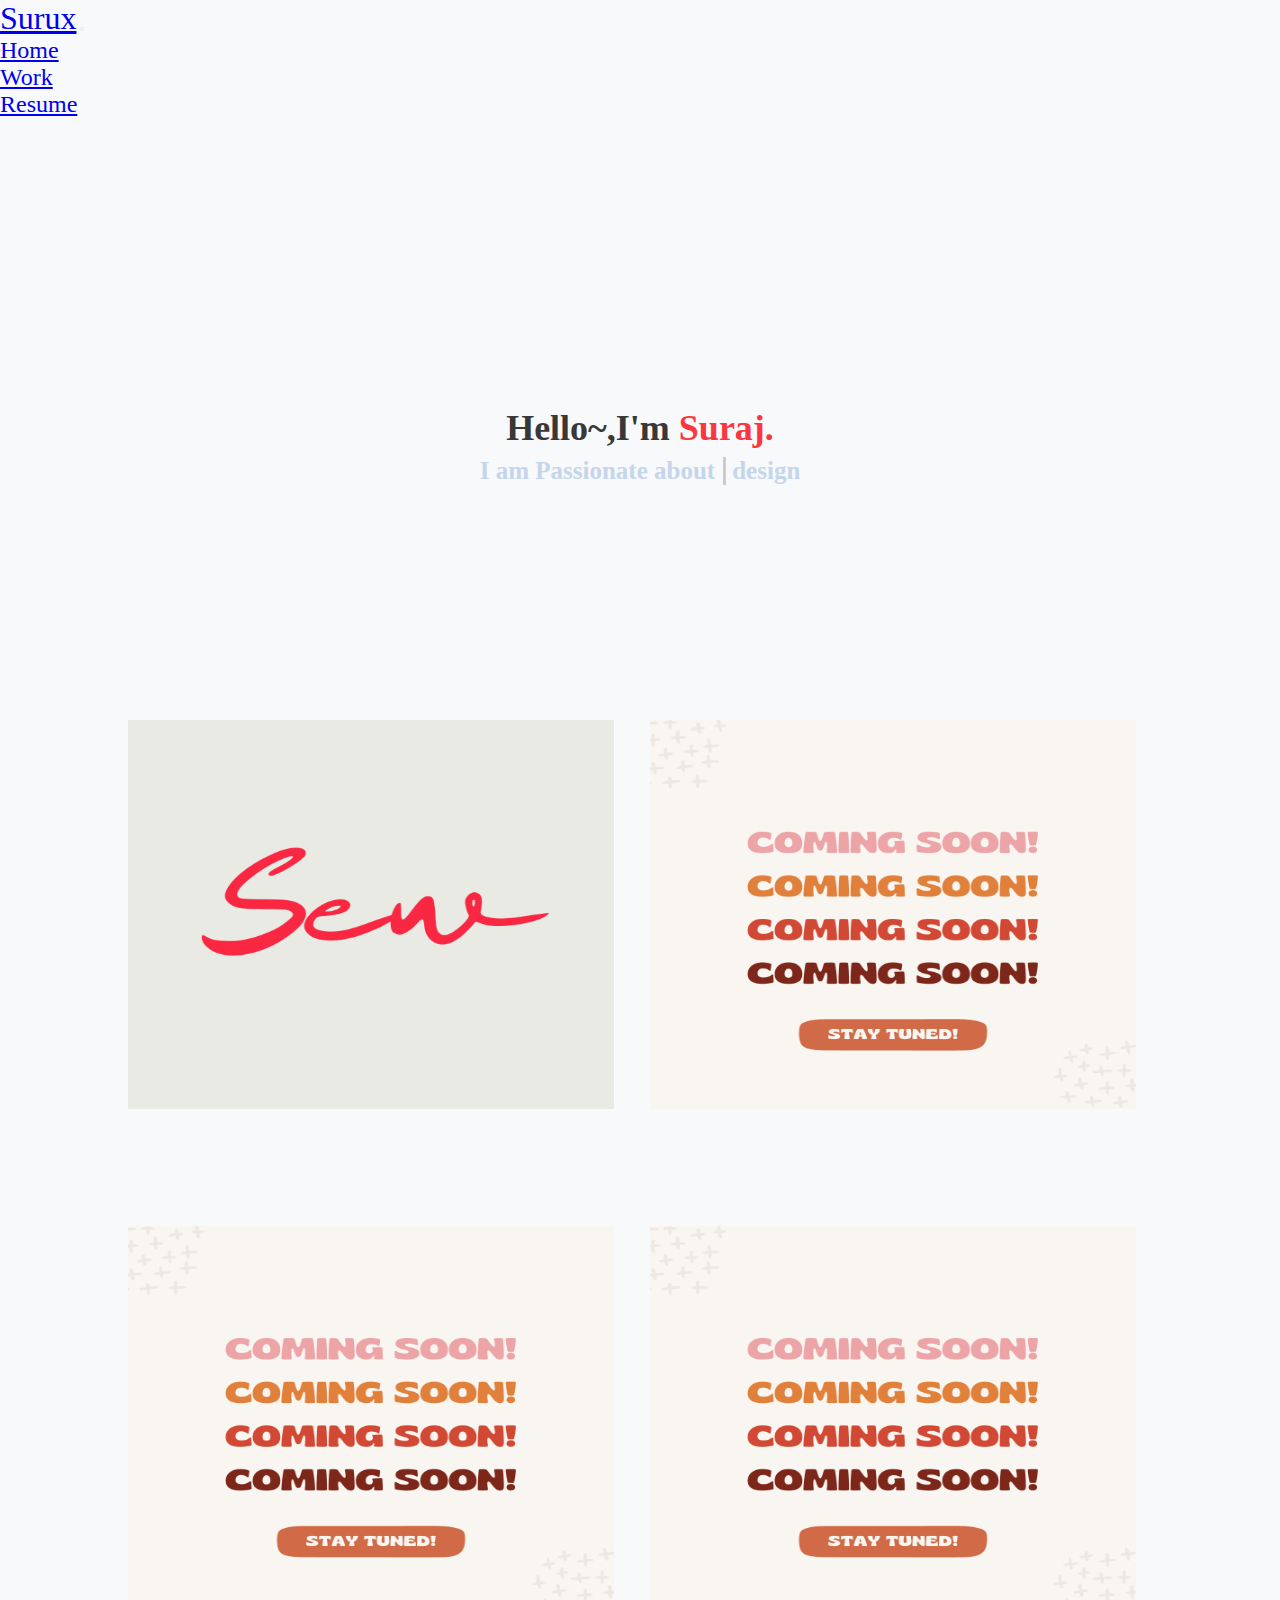
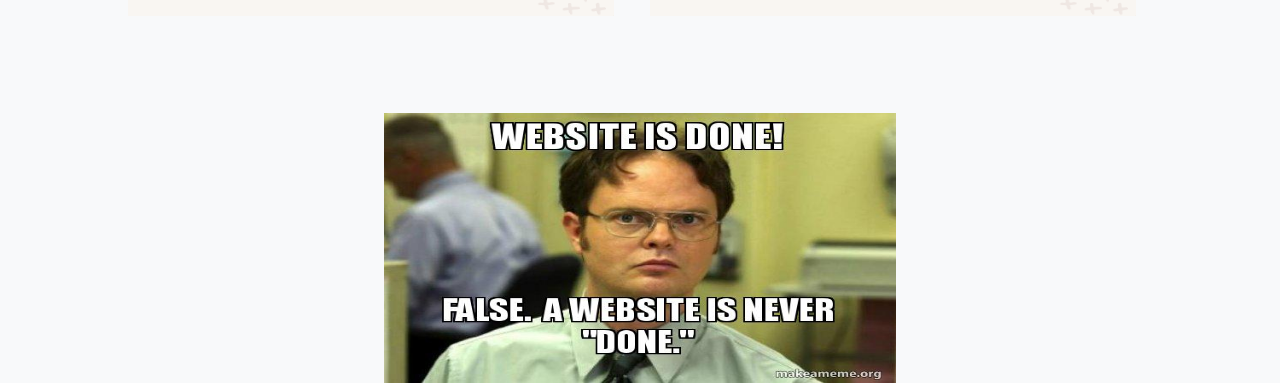
<file: index.html>
<html lang="en">
<head>
  <meta charset="UTF-8">
  <meta http-equiv="X-UA-Compatible" content="IE=edge">
  <meta name="viewport" content="width=device-width, initial-scale=1.0">
  <title>Surux</title>
  <!-- boootstrap -->
  <link href="https://cdn.jsdelivr.net/npm/bootstrap@5.1.3/dist/css/bootstrap.min.css" rel="stylesheet" integrity="sha384-1BmE4kWBq78iYhFldvKuhfTAU6auU8tT94WrHftjDbrCEXSU1oBoqyl2QvZ6jIW3" crossorigin="anonymous">
  <script src="https://cdn.jsdelivr.net/npm/bootstrap@5.1.3/dist/js/bootstrap.bundle.min.js" integrity="sha384-ka7Sk0Gln4gmtz2MlQnikT1wXgYsOg+OMhuP+IlRH9sENBO0LRn5q+8nbTov4+1p" crossorigin="anonymous"></script>
  <link rel="stylesheet" href="mainstyle.css">
  <link rel="icon" href="./Images/Icon.ico" type="image/ico" />


</head>
<body>
  <nav class="navbar navbar-expand-lg navbar-light bg-light">
    <div class="container-fluid">
      <a class="navbar-brand" href="#">Surux</a>
      <button class="navbar-toggler" type="button" data-bs-toggle="collapse" data-bs-target="#navbarNav" aria-controls="navbarNav" aria-expanded="false" aria-label="Toggle navigation">
        <span class="navbar-toggler-icon"></span>
      </button>
      <div class="collapse navbar-collapse" id="navbarNav">
        <ul class="navbar-nav  ms-auto mb-2 mb-lg-0" >
          <li class="nav-item">
            <a class="nav-link active" aria-current="page" href="#">Home</a>
          </li>
          <li class="nav-item">
            <a class="nav-link" href="#">Work</a>
          </li>
          <li class="nav-item">
            <a class="nav-link" href="#">Resume</a>
          </li>
        </ul>
      </div>
    </div>
  </nav>


  <div class="heading">
    <h1>Hello~,I'm <span>Suraj.</span></h1>
    <div class="sub-heading">
      <p>I am Passionate about <span class="typed-text"></span><span class="cursor">&nbsp;</span> design</p>
    </div>
  </div>



  

  <div class="main">
    <div class="container">
      <div class="box"><a href="./newpage/index.html"><img src="./Images/Sew.png" alt="" srcset=""></a>
      <p>hello</p>
      </div>
      <div class="box"><img src="./Images/www.surux.meux.png" alt="" srcset=""></div>
      <div class="box"><img src="./Images/www.surux.meux.png" alt="" srcset=""></div>
      <div class="box"><img src="./Images/www.surux.meux.png" alt="" srcset=""></div>
    </div>


    <footer>
      <img src="./Images/website-is-done.jpg" alt="" srcset="">
    </footer>

  </div>

 

  

  <script src="index.js"></script>
</body>
</html>
</file>
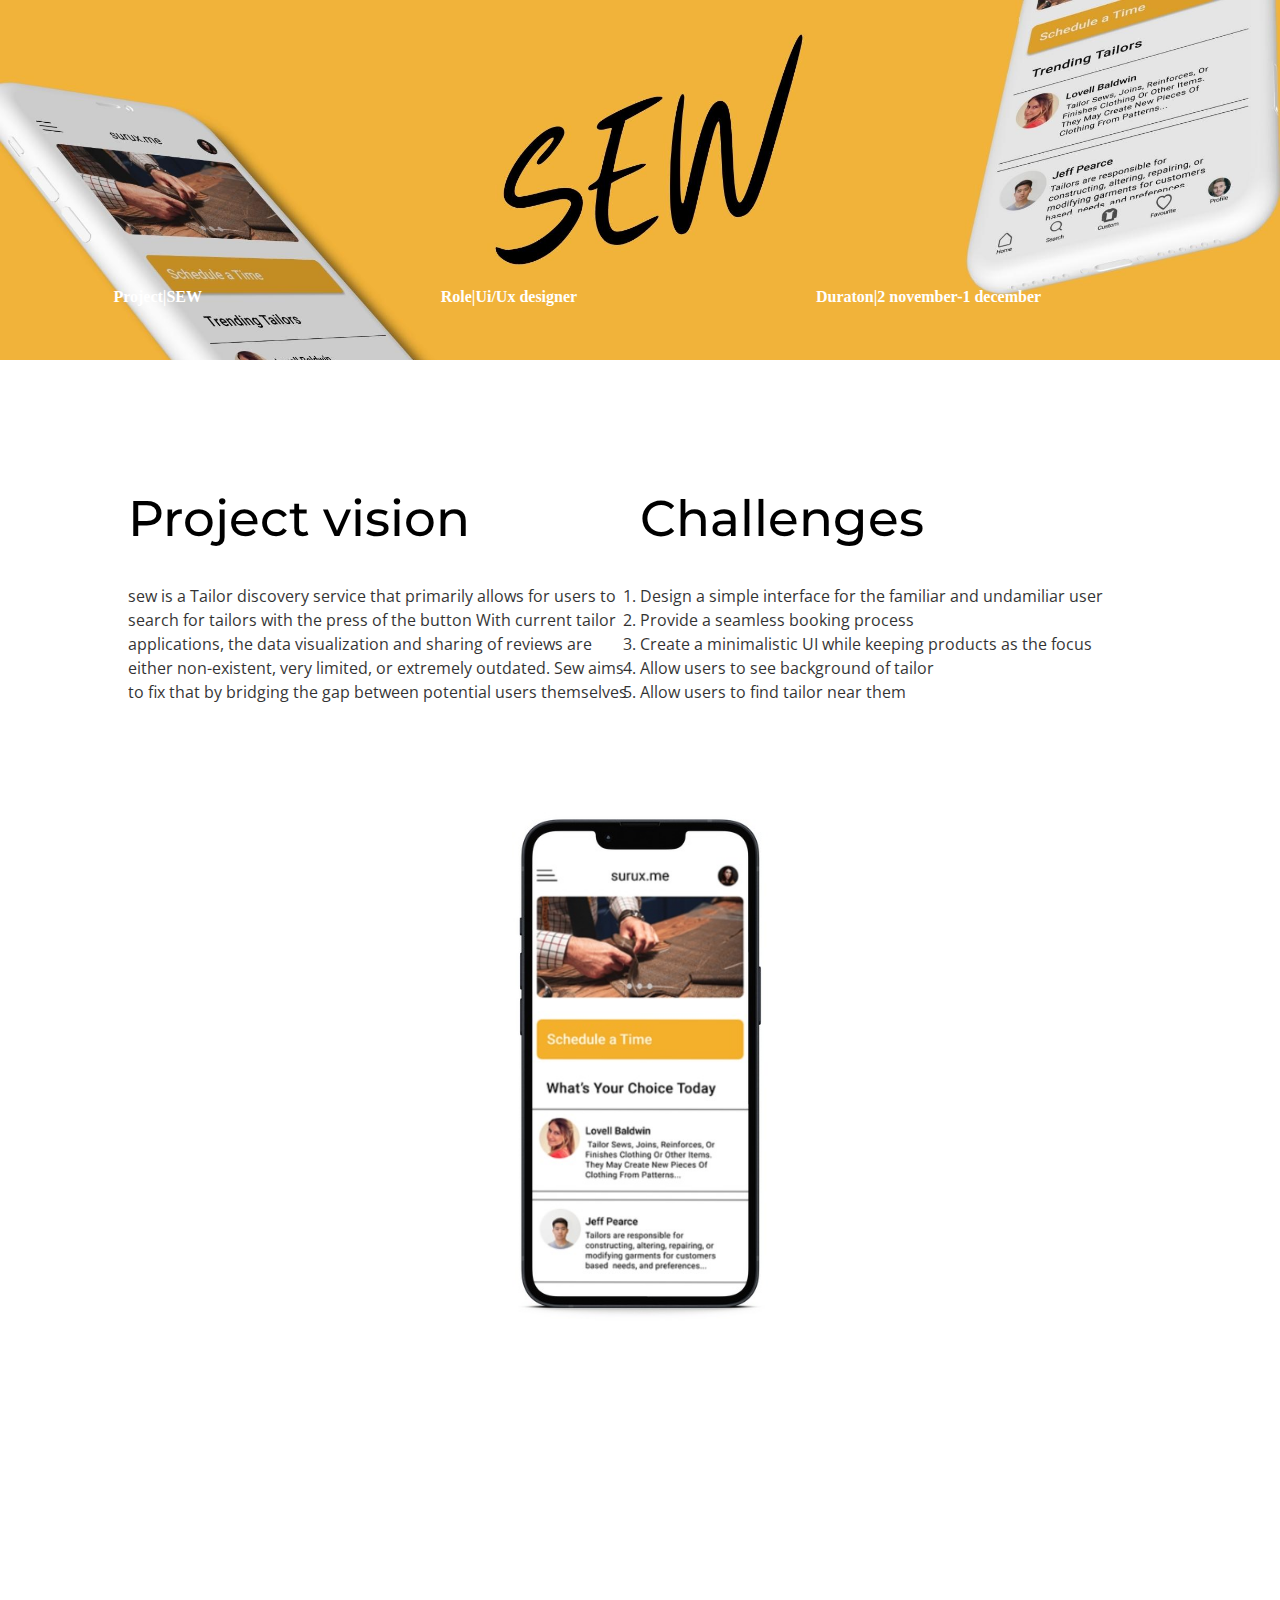
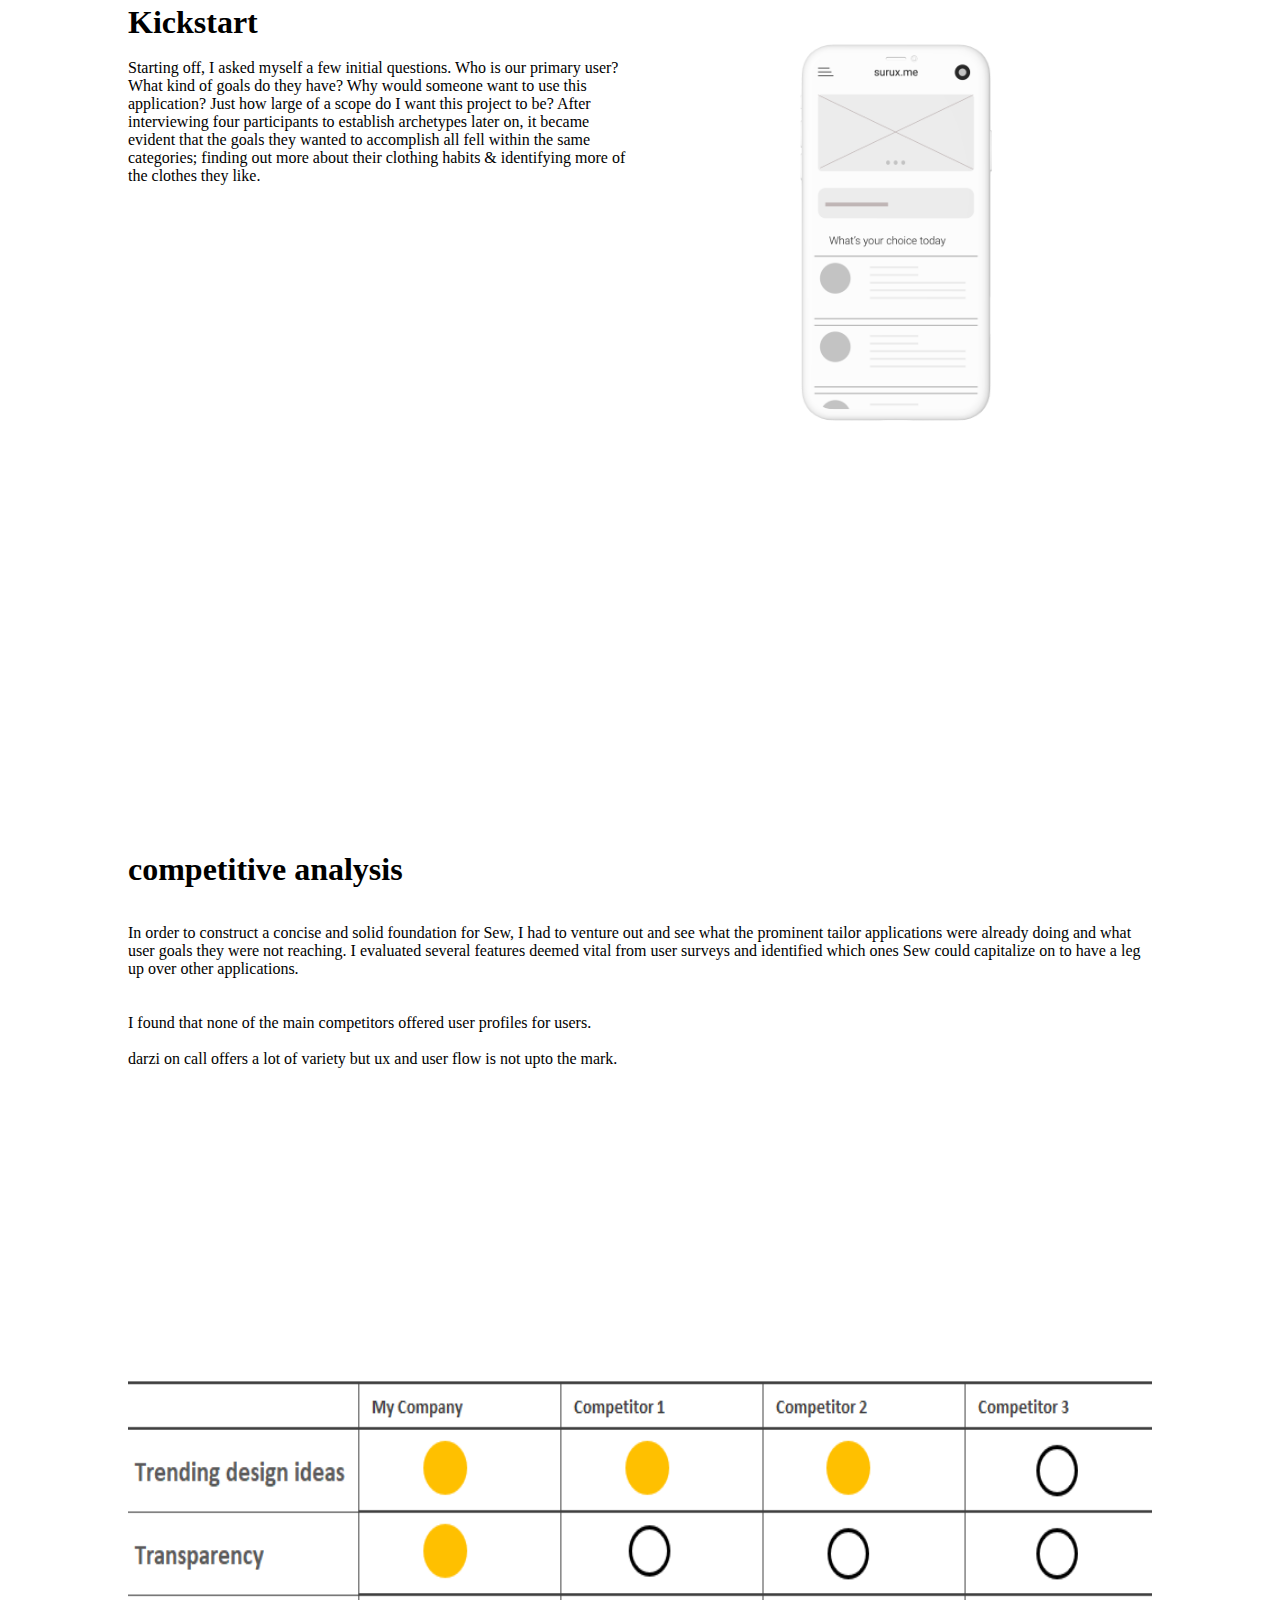
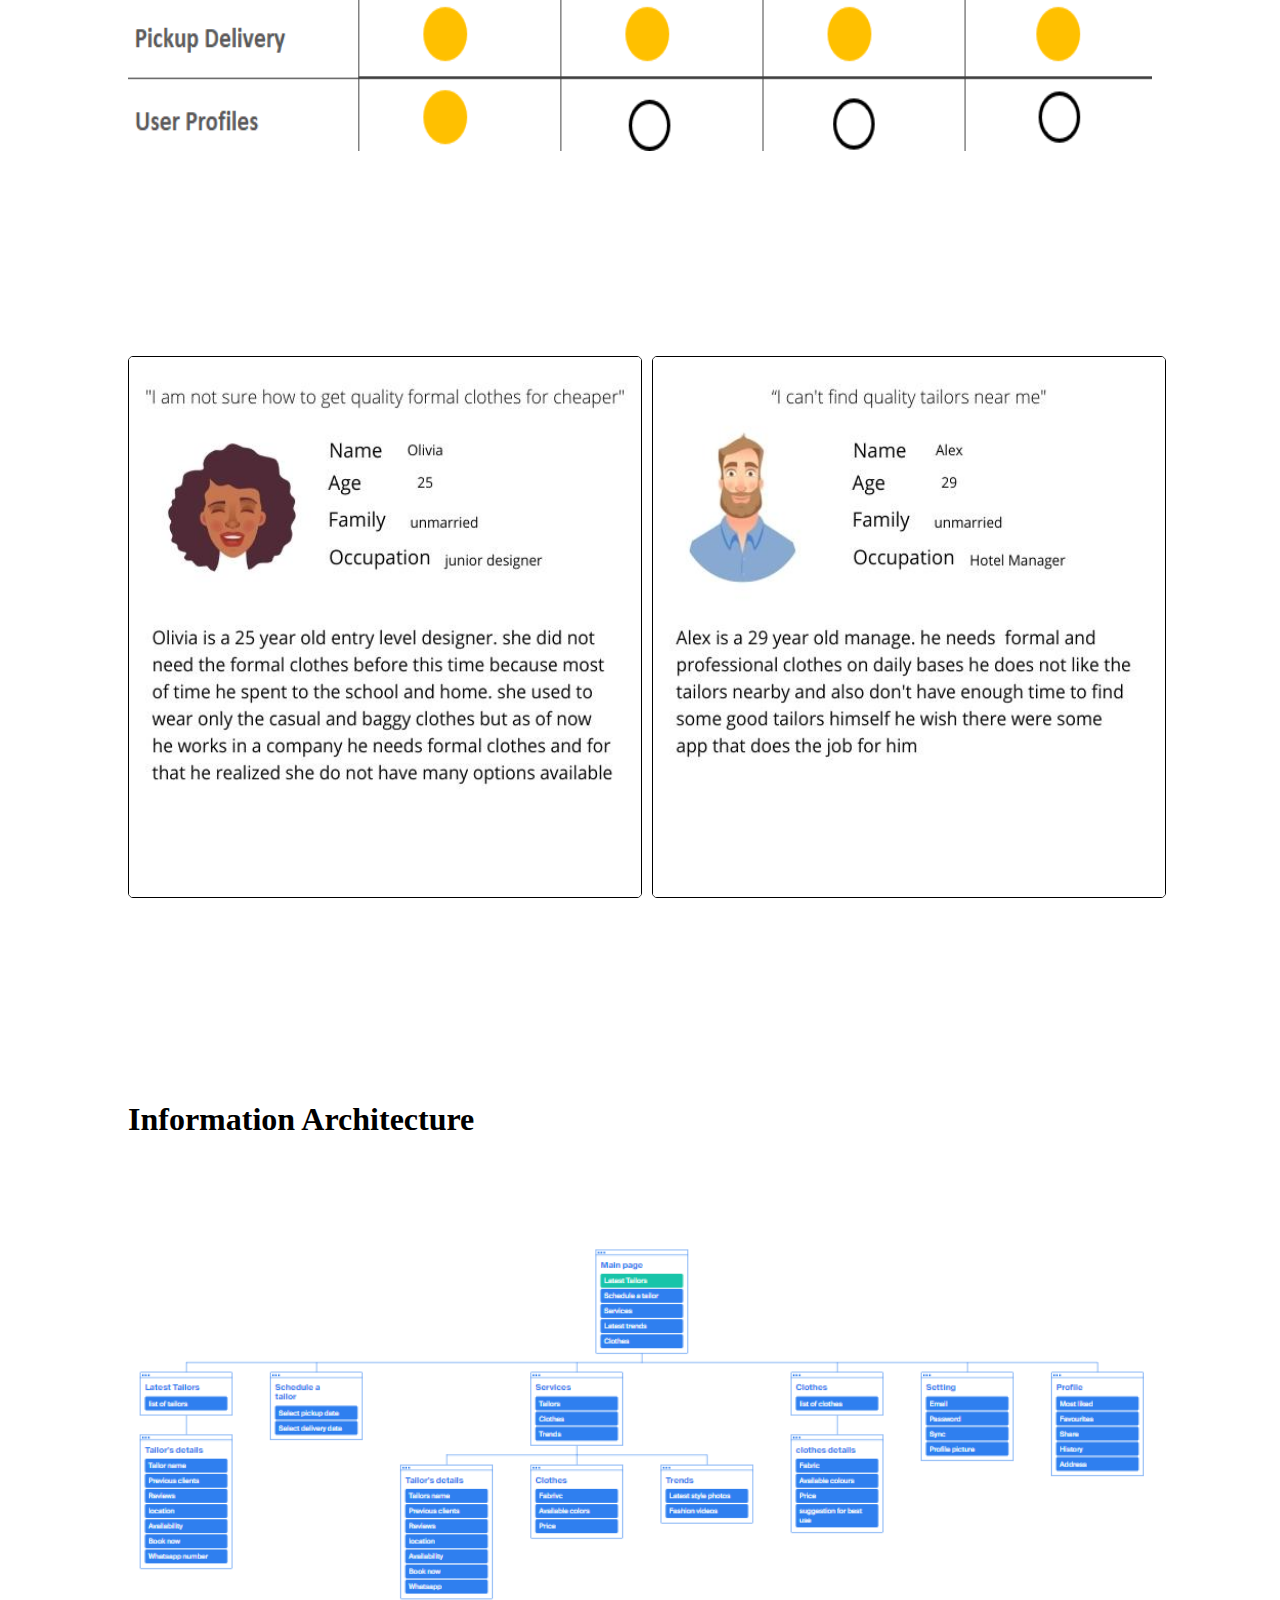
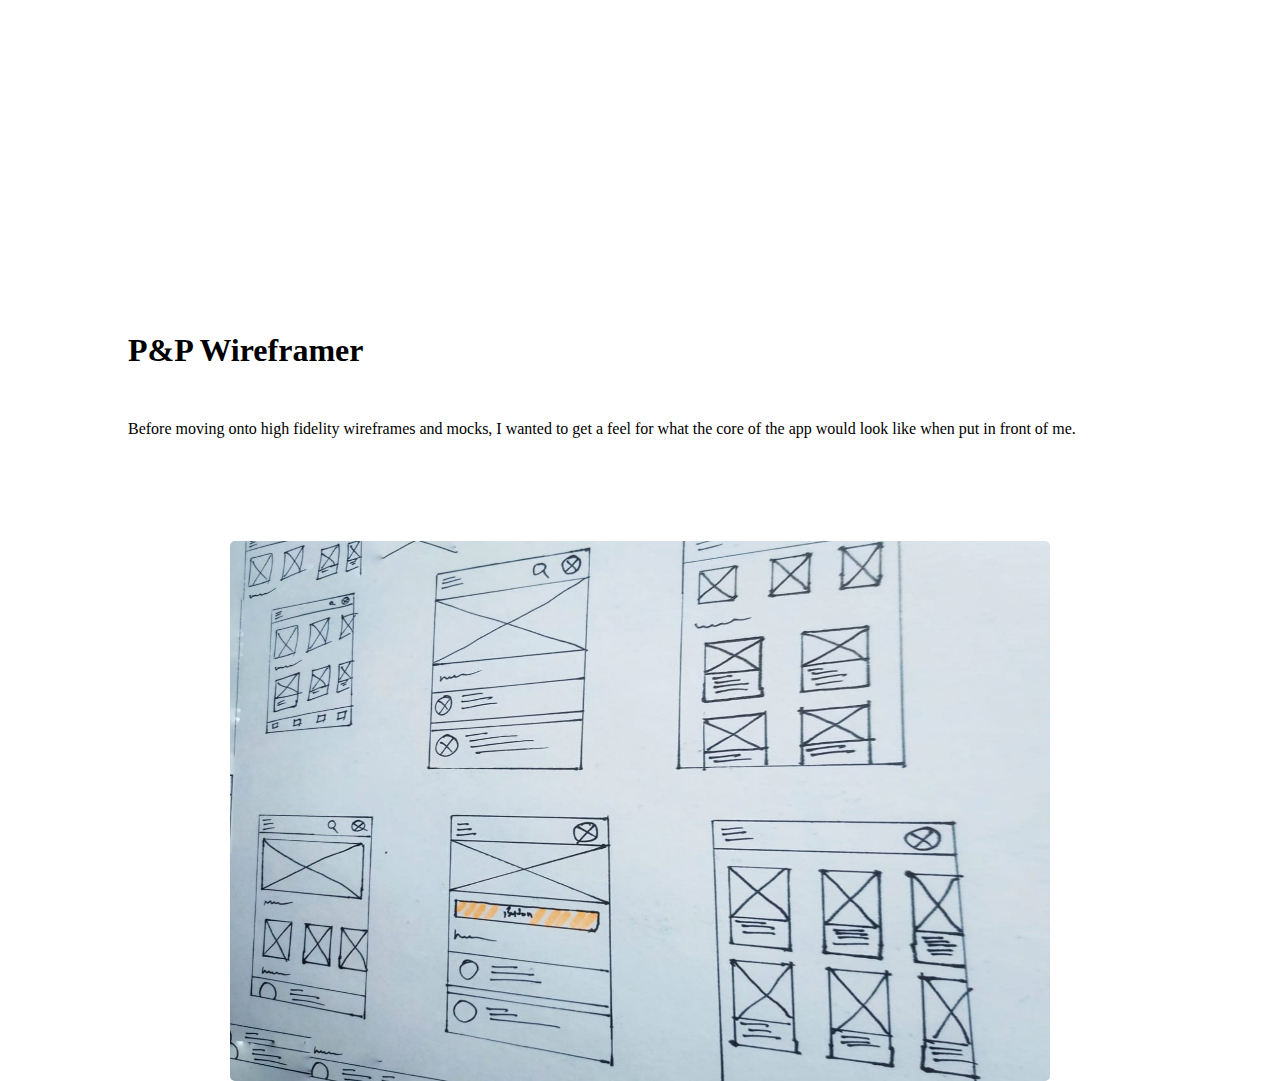
<file: newpage/index.html>
<html lang="en">
<head>
  <meta charset="UTF-8">
  <meta http-equiv="X-UA-Compatible" content="IE=edge">
  <meta name="viewport" content="width=device-width, initial-scale=1.0">
  <title>Surux</title>
  <link rel="stylesheet" href="firststyle.css">



  <!-- font -->
<link rel="preconnect" href="https://fonts.googleapis.com">
<link rel="preconnect" href="https://fonts.gstatic.com" crossorigin>
<link href="https://fonts.googleapis.com/css2?family=Montserrat:wght@400;700&display=swap" rel="stylesheet">
<!-- font -->
<link rel="preconnect" href="https://fonts.googleapis.com">
<link rel="preconnect" href="https://fonts.gstatic.com" crossorigin>
<link href="https://fonts.googleapis.com/css2?family=Open+Sans&display=swap" rel="stylesheet">

<!-- boootstrap -->
<link href="https://cdn.jsdelivr.net/npm/bootstrap@5.1.3/dist/css/bootstrap.min.css" rel="stylesheet" integrity="sha384-1BmE4kWBq78iYhFldvKuhfTAU6auU8tT94WrHftjDbrCEXSU1oBoqyl2QvZ6jIW3" crossorigin="anonymous">
<script src="https://cdn.jsdelivr.net/npm/bootstrap@5.1.3/dist/js/bootstrap.bundle.min.js" integrity="sha384-ka7Sk0Gln4gmtz2MlQnikT1wXgYsOg+OMhuP+IlRH9sENBO0LRn5q+8nbTov4+1p" crossorigin="anonymous"></script>

  <link rel="icon" href="./Images/Icon.ico" type="image/ico" />
  
</head>
<body>
    <div class="banner">
       <div class="text">
        <h4>Project|SEW</h4>&nbsp;&nbsp;&nbsp;
       
        <h4>Role|Ui/Ux designer</h4>&nbsp;&nbsp;&nbsp;
        <h4>Duraton|2 november-1 december</h4>&nbsp;&nbsp;&nbsp;
       </div>
    </div>
    <div class="text-mobile">
        <br>
        <h4>Project|SEW</h4><br>
         <h4>Role|Ui/Ux designer</h4><br>
        <h4>Duraton|2 November-1 December</h4><br>
       
    </div>
    <!-- <div class="text">
        <h4>Role|Ui/Ux designer</h4>&nbsp;&nbsp;&nbsp;
        <h4>Duraton|2 march-4march</h4>&nbsp;&nbsp;&nbsp;
        <h4>Role|Ui/Ux designer</h4>&nbsp;&nbsp;&nbsp;
    </div> -->
   
    <main>
        <div class="challenges">
            <div class="vision">
                <h1>Project vision</h1><br><br>
                <p>sew is a Tailor discovery service that primarily allows for users to search for tailors with the press of the button  With current tailor applications, the data visualization and sharing of reviews are either non-existent, very limited, or extremely outdated. Sew aims to fix that by bridging the gap between potential users themselves</p>

            </div>
            <div class="challenge">
                <h1>Challenges</h1>
                <br><br>
                <ol>
                    <li>Design a simple interface for the familiar and undamiliar user</li>
                    <li>Provide a seamless booking process</li>
                    <li>Create a minimalistic UI while keeping products as the focus</li>
                    <li>Allow users to see background of tailor</li>
                    <li>Allow users to find tailor near them</li>
                </ol>

            </div>
        </div>
        <div class="image">
            <img src="./Images/mobile-mockup.jpg" alt="" srcset="">
        </div>
        <div class="kickstart">
            <div class="kickstart-text">
                <h1>Kickstart</h1><br>
                <p>Starting off, I asked myself a few initial questions. Who is our primary user? What kind of goals do they have? Why would someone want to use this application? Just how large of a scope do I want this project to be? After interviewing four participants to establish archetypes later on, it became evident that the goals they wanted to accomplish all fell within the same categories; finding out more about their clothing habits & identifying more of the clothes they like.</p>

            </div>
            <div class="kickstart-image">
                <img src="./Images/kickstart-wireframe.png" alt="" srcset="">
            </div>
        </div>


        <div class="competitive">
          

            <div class="competitive-text">
             
                <h1>competitive analysis</h1><br><br>
                <p>In order to construct a concise and solid foundation for Sew, I had to venture out and see what the prominent tailor applications were already doing and what user goals they were not reaching.  I evaluated several features deemed vital from user surveys and identified which ones Sew could capitalize on to have a leg up over other applications. <br> <br><br>

                    I found that none of the  main competitors offered user profiles  for users. 
                    <br><br>
                    darzi on call offers a lot of variety but ux and user flow is not upto the mark.</p>
            </div>
            <div class="competitive-image">
                <img src="./Images/competetive analysis.png" alt="" srcset="">
            </div>
         
       
        </div>
      

        <div class="persona">
            <img class="modal-target" src="./Images/user-persona-female.jpg" alt="" srcset="">
            <img class="modal-target" src="./Images/user-persona-male.jpg" alt="" srcset="">
        </div>

        <div class="infoarchietecture">
            <div class="info-text">
                <h1>Information Architecture</h1>
            </div>
            <div class="info-image">
                <img class="modal-target" src="./Images/information-archietecture.png" alt="" srcset="">
            </div>
        </div>



        <div class="wireframes">
            <div class="wireframe-text">
                <h1>P&P Wireframer</h1>
                <p>Before moving onto high fidelity wireframes and mocks, I wanted to get a feel for what the core of the app would look like when put in front of me.</p>
            </div>
            <div class="wireframes-image">
                <img id="wire" class="modal-target" src="./Images/wireframes.jpeg" alt="" srcset="">
            </div>
        </div>

        <div id="modal" class="modal">
            <span id="modal-close" class="modal-close">&times;</span>
            <img id="modal-content" class="modal-content">
            <div id="modal-caption" class="modal-caption"></div>

        <script src="main.js"></script>

    </main>


</body>
</html>
</file>
<file: mainstyle.css>
*{
    margin: 0%;
    padding: 0%;
    box-sizing: border-box;
}
body{
    background-color: #F8F9FA ;
}
nav{
    height: 20%;
}
.container-fluid .navbar-brand{
    font-size: 2rem;
}
ul li a{
    font-size: 1.5rem;
}
.heading{
    width: 100%;
    height: 60vh;
    display: flex;
    flex-direction: column;
    justify-content: center;
    align-items: center;
    text-align: center;
    background-color: #F8F9FA;
    /* background-color: black; */
}
.heading h1{
    font-size: 36px;
    font-weight: bold;
    color: #383838;
}
.heading span{
    color: #FB3640;
}

.sub-heading {
    /* height: 100vh; */
    /* margin-top: 10%; */
    /* display: flex; */
    /* justify-content: center; */
    /* align-items: center; */
    background-color: #F8F9FA;
  }
  .sub-heading p {
    font-size: 25px;
    padding: 0.5rem;
    font-weight: 600;
    /* letter-spacing: 0.1rem;
    text-align: center;
    overflow: hidden; */
    color: #C5D5EC;
  }
  .sub-heading p span.typed-text {
    font-weight: normal;
    color: #FB3640;
  }
  .sub-heading p span.cursor {
    display: inline-block;
    background-color: #ccc;
    margin-left: 0.1rem;
    width: 3px;
    animation: blink 1s infinite;
  }
  .sub-heading p span.cursor.typing {
    animation: none;
  }
  @keyframes blink {
    0%  { background-color: #ccc; }
    49% { background-color: #ccc; }
    50% { background-color: transparent; }
    99% { background-color: transparent; }
    100%  { background-color: #ccc; }
}


.main{
    width: 80%;
    height: max-content;
    margin-left: 10%;
    background-color: #F8F9FA;
}


    /* html {
        background-color: #000;
    } */

.container {
    width: 100%;
    height: auto;
    background-color: #F8F9FA;
    display: grid;
    grid-template-columns: 50% 50%;
    grid-row: auto auto;
    grid-column-gap: 10px;
    /* margin-right: 10%; */
    grid-row-gap: 20px;
    /* background-color: green; */
}
.box img {
    /* background-color: green; */
    padding-right: 5%;
    width: 100%;
    height: 80%;    
    /* border-radius: 10px; */
}
.box img:hover p{
    cursor: pointer;
    display: inline-flex;
}
.box p{
    position: relative;
    bottom: 50%;
    display: none;
}
 footer{
    width: 100%;
    display: flex;
    height: 30vh;
    justify-content: center;
}
footer img{
    width: 50%;
    height: 100%;
}
 






@media only screen and (max-width: 600px) {
    body{
        background-color: #F8F9FA;
    }
    .heading{
        height: 30%;
        /* background-color: hotpink; */
    }
    .heading h1{
        font-size: 2rem;
        font-weight: bold;
        /* color: #FE9920; */
    }
    .sub-heading p {
        font-size: 1rem;
        padding: 0.5rem;
        font-weight: bold;
        letter-spacing: 0.1rem;
        text-align: center;
        overflow: hidden;
      }
    
    .container {
        width: 100%;
        height: auto;
        background-color: #F8F9FA;
        display: grid;
        grid-template-columns:100%;
        grid-row: auto auto;
        grid-column-gap: 20px;
        grid-row-gap: 20px;
    }
    footer{
        width: 100%;
        margin-left: 0%;
        height: 25vh;
        background-color: hotpink;
    }
    footer img{
        width: 100%;
        height: 100%;
    }
}
</file>
<file: newpage/firststyle.css>
*{
     margin: 0%;
     padding: 0%;
 }

 .banner{
    width: 100%;
    height: 40%;
    background-image: url("./Images/Stay.jpg");
    background-size: cover;
}

.text{
    display: flex;
    position: relative;
    top: 80%;
    color: white;
    justify-content: space-evenly;
    /* left: 20%; */
}
.text-mobile{
    display: none;
}
.challenges h1{
    font-family: 'Montserrat', sans-serif;
    font-size: 3.1rem;
    font-weight: 500;
}
.challenges p, .challenge li{
    font-size: 1rem;
    line-height: 1.5;
    text-align: left;
    font-weight: 400;
    opacity: 80%;
    /* line-break: 1.5; */
    font-family: 'Open Sans', sans-serif;;
}

main{
    width: 80%;
    margin-top: 10%;
    margin-left: 10%;
    display: flex;
    flex-direction: column;
    justify-content: space-evenly;
}

.challenges{
    display: flex;
}
.vision{
    width: 50%;
     
}
.challenge{
    width: 50%;
    float: right;
}
.image{
    width: 100%;
    /* margin-top: 20%; */
    height: 100vh;
}
.image img{
    width: 100%;
}
.kickstart{
    width: 100%;
    height: 60vh;
    display: flex;
}
.kickstart-text{
    width: 50%;
     
}
.kickstart-image{
    width: 50%;
    float: right;
    /* background-color: beige; */
}
.kickstart-image img{
    width: 100%;
    height: auto;
}  
.competitive{
    width: 100%;
    height: 100vh;
    margin: 30% 0% 0% 0%;
}
.competitive-text{
    width: 100%;
    height: 50%;
}

.competitive-image{
    width: 100%;
    height: 50%;
}
.competitive-image img{
    width: 100%;
    height: 100%;
}
.persona{
    width: 100%;
    height: 60vh;
    display: flex;
    /* column-gap: 5rem; */
    margin-top: 20%;
    flex-direction: row;
}
.persona img{
    width: 50%;
    border: 1px solid black;
    margin-right:1%;
    height:100%;
}
.infoarchietecture{
    width: 100%;
    margin-top: 20%;
    height: max-content;
}
.info-text{
    width: 50%;
    height: max-content;
    margin-bottom: 10%;
}
.info-image{
    width: 100%;
    height: max-content;
}
.info-image img{
    width: 100%;
    height: 80%;
}
.wireframes{
    margin-top: 10%;
}
.wireframe-text{
    margin: 20% 0% 0% 0%;
}
.wireframe-text h1{
    margin: 5% 0%;
}
.wireframes-image{
    width: 80%;
    margin-left: 10%;
    margin-top: 10%;
    height: 60vh;
}
.wireframes-image img{
    width: 100%;
    height: 100%;
}




/* modal image starts here */


.modal-target {
    width: 300px;
    border-radius: 5px;
    cursor: pointer;
    transition: 0.3s;
  }
  
  .modal-target:hover {opacity: 0.7;}
  
  /* The Modal (background) */
  .modal {
    display: none; /* Hidden by default */
    position: fixed; /* Stay in place */
    z-index: 1; /* Sit on top */
    padding-top: 100px; /* Location of the box */
    left: 0;
    top: 0;
    width: 100%; /* Full width */
    height: 100%; /* Full height */
    overflow: auto; /* Enable scroll if needed */
    background-color: rgb(0,0,0); /* Fallback color */
    background-color: rgba(0,0,0,0.8); /* Black w/ opacity */
  }
  
  /* Modal Content (image) */
  .modal-content {
    margin: auto;
    display: block;
    width: 80%;
    opacity: 1 !important;
    max-width: 1200px;
  }
  
  /* Caption of Modal Image */
  .modal-caption {
    margin: auto;
    display: block;
    width: 80%;
    max-width: 1200px;
    text-align: center;
    color: white;
    font-weight: 700;
    font-size: 1em;
    margin-top: 32px;
  }
  
  /* Add Animation */
  .modal-content, .modal-caption {  
    -webkit-animation-name: zoom;
    -webkit-animation-duration: 0.6s;
    animation-name: zoom;
    animation-duration: 0.6s;
  }
  
  @-webkit-keyframes zoom {
    from {-webkit-atransform:scale(0)} 
    to {-webkit-transform:scale(1)}
  }
  
  @keyframes zoom {
    from {transform:scale(0)} 
    to {transform:scale(1)}
  }
  
  /* The Close Button */
  .modal-close {
    position: absolute;
    top: 15px;
    right: 35px;
    color: #f1f1f1;
    font-size: 40px;
    font-weight: bold;
    transition: 0.3s;
  }
  
  .modal-close:hover,
  .modal-close:focus {
    color: #bbb;
    text-decoration: none;
    cursor: pointer;
  }



/* modal image ends here */
  














@media (max-width:600px) {
    .banner{
        width: 100%;
        height: 20%;
        background-image: url("./Images/Stay.jpg");
        background-size: 100% 100%;
    }
    .text{
        /* display: flex;
        width: max-content;
        flex-direction: column;
        background-color: blue; */
        display: none;
      
    }
    .text-mobile{
        width: 100%;
        display: block;
    }
    .text-mobile h4{
        font-size: 1rem;
    }
    main{
        width: 100%;
        margin-top: 10%;
        margin-left: 0%;
    }
    .challenges{
        display: flex;
        flex-direction: column;
    }
    .vision{
        width: 100%;
        margin: 10% 0%;
         
    }
    .challenge{
        width: 100%;
    }
    .image{
        width: 100%;
        height: 40%;
    }
    .image img{
        width: 100%;
    }
    .kickstart{
        width: 100%;
        margin: 10% 0%;
        height: 60vh;
        display: flex;
        flex-direction: column;
    }
    .kickstart-text{
        width: 100%;
         
    }
    .kickstart-image{
        width: 100%;
        height: auto;
    }
    .kickstart-image img{
        width: 100%;
        height: 100%;
    }
    .competitive{
        width: 100%;
        display: flex;
        flex-direction: column;
        height: 60vh;
        margin-top: 100%;
    }
    .competitive-text{
        width: 100%;
        height: 100vh;
    }
    .competitive-image{
        width: 100%;
        height: max-content;
    }
    .competitive-image img{
        width: 100%;
        height: 100%;
    }
    .persona{
        width: 100%;
        height: 100vh;
        display: flex;
        margin-top: 50%;
        flex-direction: column;
    }
    .persona img{
        width: 100%;
        height: 50vh;
    }
    .infoarchietecture{
        width: 100%;
        margin-top: 40%;
        height: max-content;
    }
    .info-text{
        width: 100%;
        height: auto;
    }
    .info-image{
        width: 100%;
        height: 50vh;
    }
    .info-image img{
        width: 100%;
        height: 100%;
    }
    .wireframes{
        margin: 10% 0%;
    }
    .wireframe-text h1{
        margin: 10% 0%;
    }
    .wireframes-image{
        width: 100%;
        height: 50%;
        margin-left: 0%;
        margin-top: 0%;
    }
    .wireframes-image img{
        width: 100%;
        height: 100%;
    }
}
</file>
